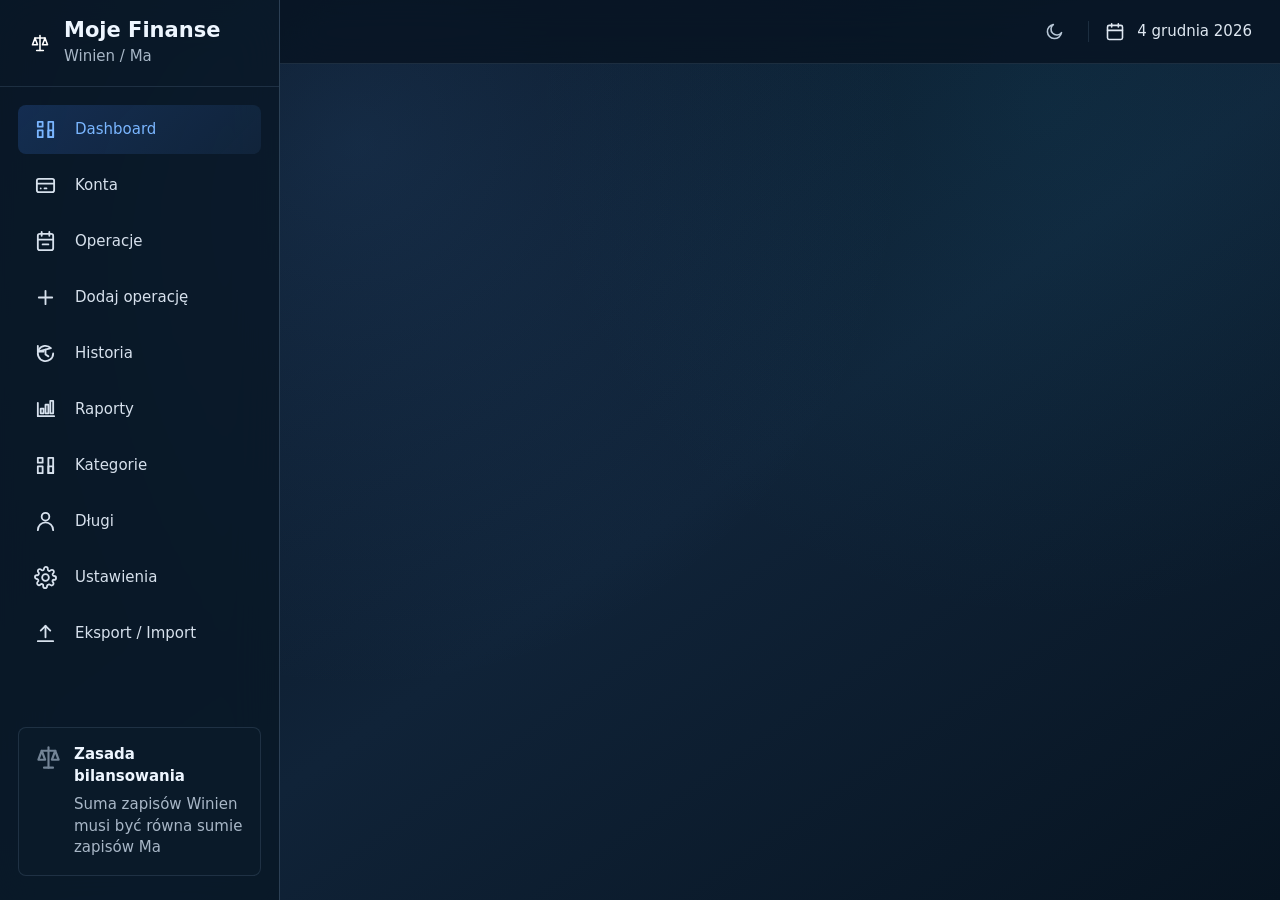
<file: index.html>
<!doctype html>
<html lang="pl">
<head>
  <meta charset="utf-8">
  <meta name="viewport" content="width=device-width, initial-scale=1">
  <meta name="theme-color" content="#071421">
  <meta name="apple-mobile-web-app-capable" content="yes">
  <meta name="apple-mobile-web-app-status-bar-style" content="black-translucent">
  <title>Moje Finanse - Dashboard</title>
  <link rel="manifest" href="manifest.webmanifest">
  <link rel="stylesheet" href="css/main.css">
</head>
<body data-page="dashboard">
  <div id="app"></div>
  <script defer src="js/sampleData.js"></script>
  <script defer src="js/storage.js"></script>
  <script defer src="js/app.js"></script>
  <script defer src="js/accounts.js"></script>
  <script defer src="js/entries.js"></script>
  <script defer src="js/categories.js"></script>
  <script defer src="js/debts.js"></script>
  <script defer src="js/reports.js"></script>
  <script defer src="js/settings.js"></script>
  <script defer src="js/importExport.js"></script>
</body>
</html>
</file>
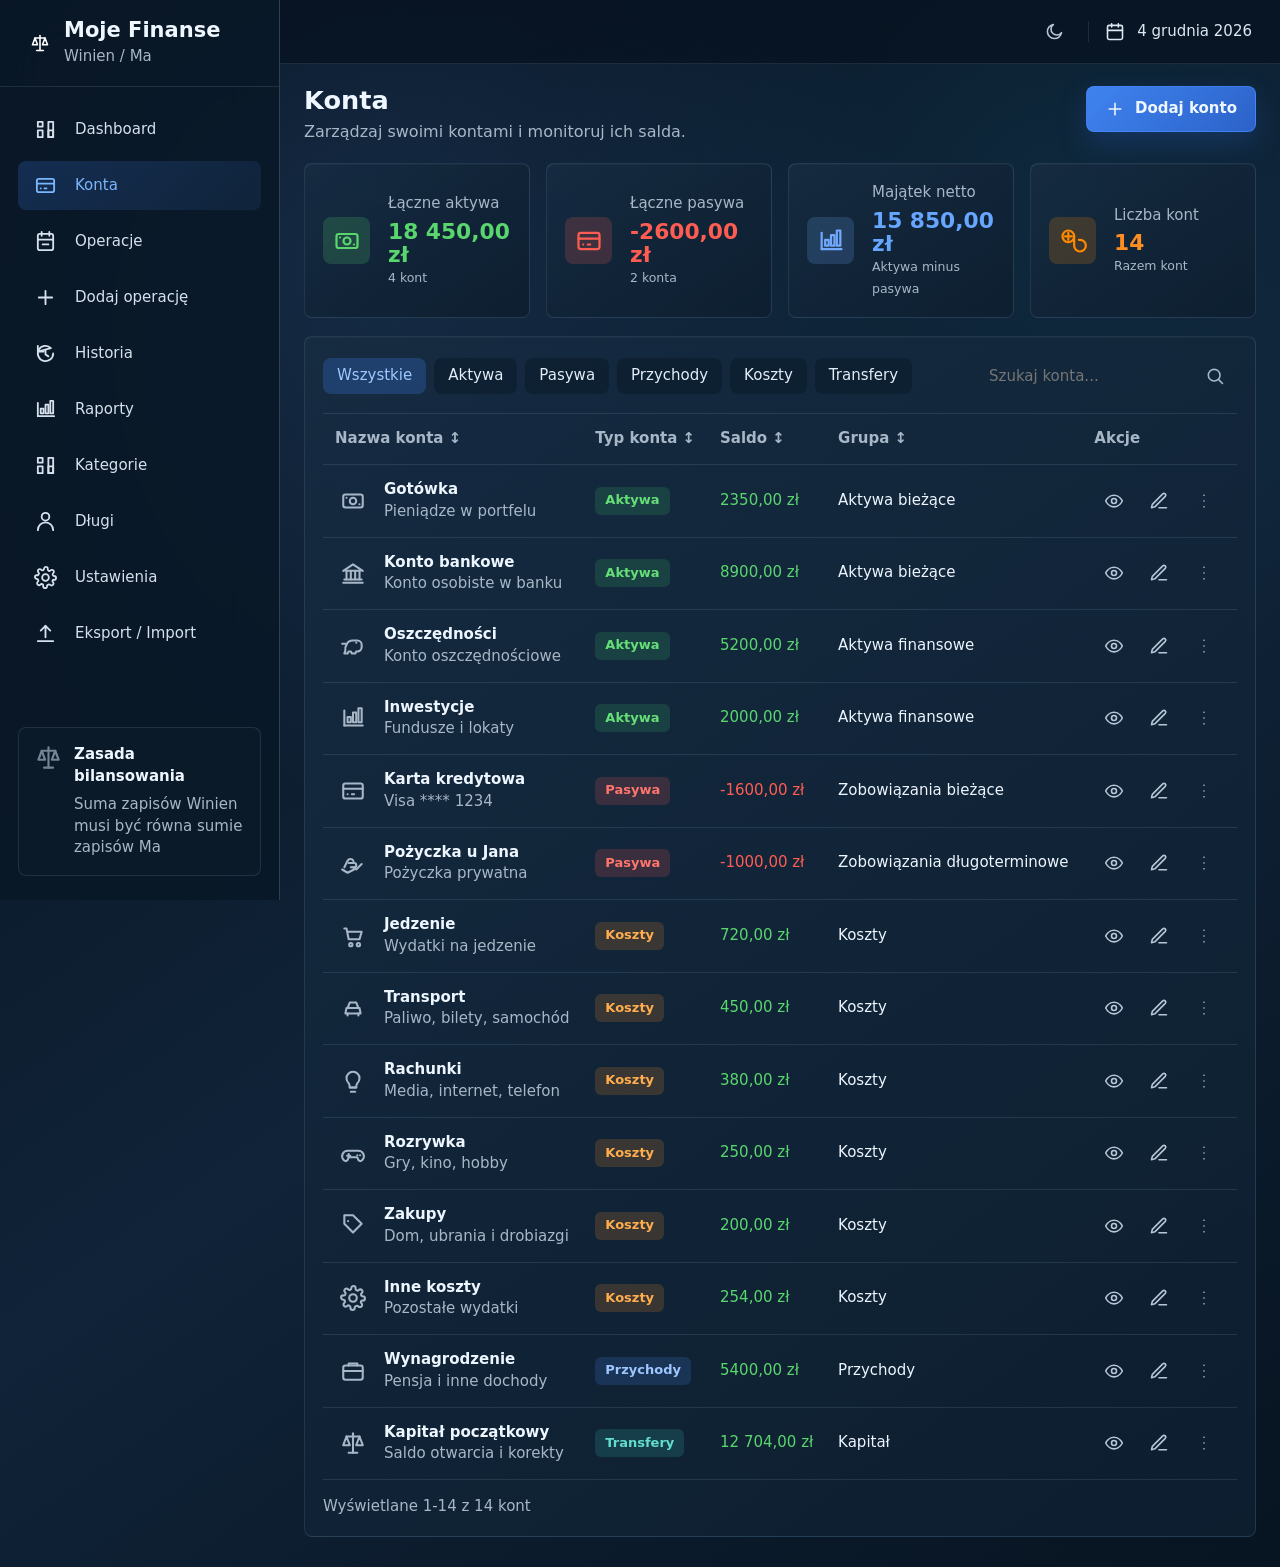
<file: accounts.html>
<!doctype html>
<html lang="pl">
<head>
  <meta charset="utf-8">
  <meta name="viewport" content="width=device-width, initial-scale=1">
  <meta name="theme-color" content="#071421">
  <meta name="apple-mobile-web-app-capable" content="yes">
  <meta name="apple-mobile-web-app-status-bar-style" content="black-translucent">
  <title>Moje Finanse - Konta</title>
  <link rel="manifest" href="manifest.webmanifest">
  <link rel="stylesheet" href="css/main.css">
</head>
<body data-page="accounts">
  <div id="app"></div>
  <script defer src="js/sampleData.js"></script>
  <script defer src="js/storage.js"></script>
  <script defer src="js/app.js"></script>
  <script defer src="js/accounts.js"></script>
  <script defer src="js/entries.js"></script>
  <script defer src="js/categories.js"></script>
  <script defer src="js/debts.js"></script>
  <script defer src="js/reports.js"></script>
  <script defer src="js/settings.js"></script>
  <script defer src="js/importExport.js"></script>
</body>
</html>
</file>
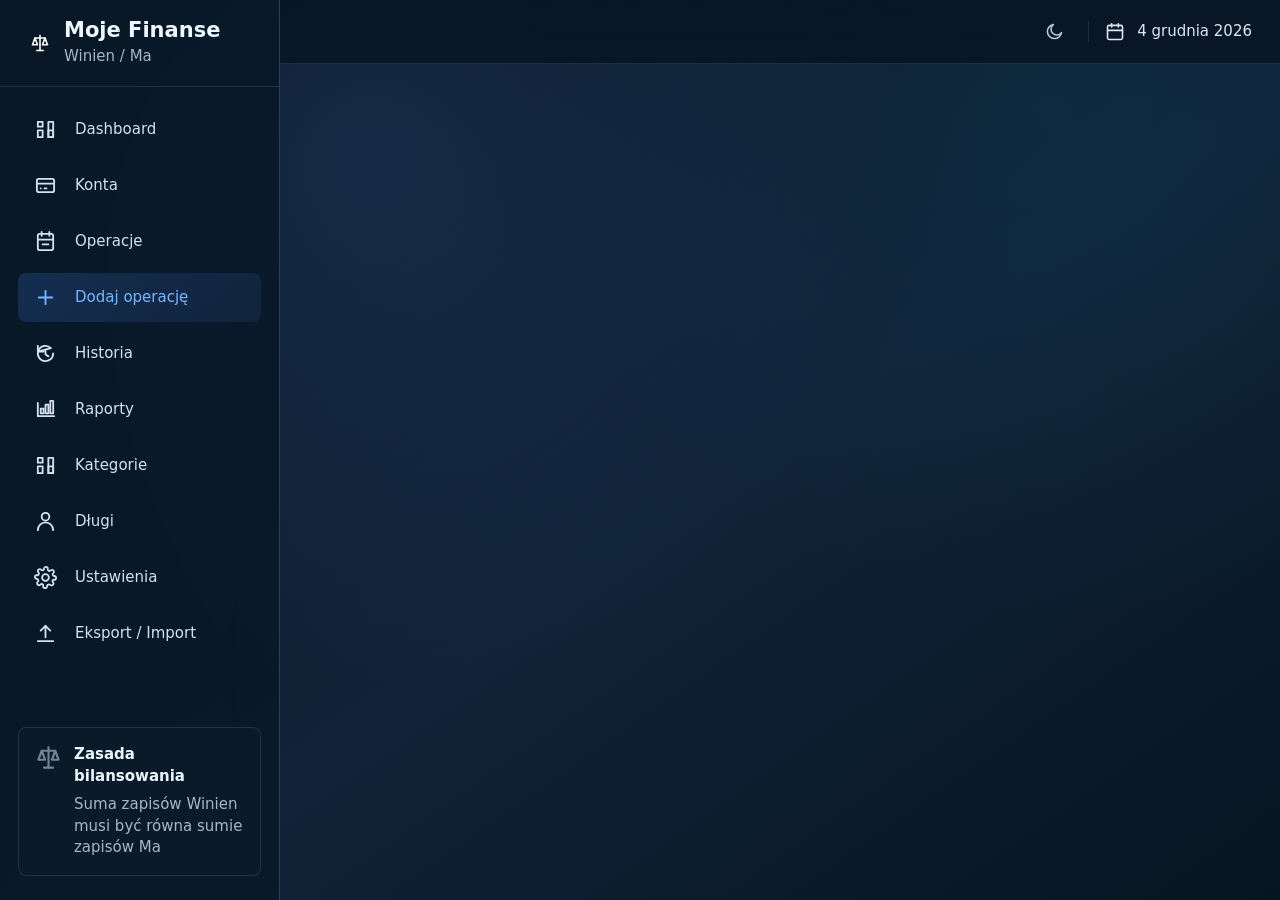
<file: add-entry.html>
<!doctype html>
<html lang="pl">
<head>
  <meta charset="utf-8">
  <meta name="viewport" content="width=device-width, initial-scale=1">
  <meta name="theme-color" content="#071421">
  <meta name="apple-mobile-web-app-capable" content="yes">
  <meta name="apple-mobile-web-app-status-bar-style" content="black-translucent">
  <title>Moje Finanse - Dodaj operację</title>
  <link rel="manifest" href="manifest.webmanifest">
  <link rel="stylesheet" href="css/main.css">
</head>
<body data-page="add-entry">
  <div id="app"></div>
  <script defer src="js/sampleData.js"></script>
  <script defer src="js/storage.js"></script>
  <script defer src="js/app.js"></script>
  <script defer src="js/accounts.js"></script>
  <script defer src="js/entries.js"></script>
  <script defer src="js/categories.js"></script>
  <script defer src="js/debts.js"></script>
  <script defer src="js/reports.js"></script>
  <script defer src="js/settings.js"></script>
  <script defer src="js/importExport.js"></script>
</body>
</html>
</file>
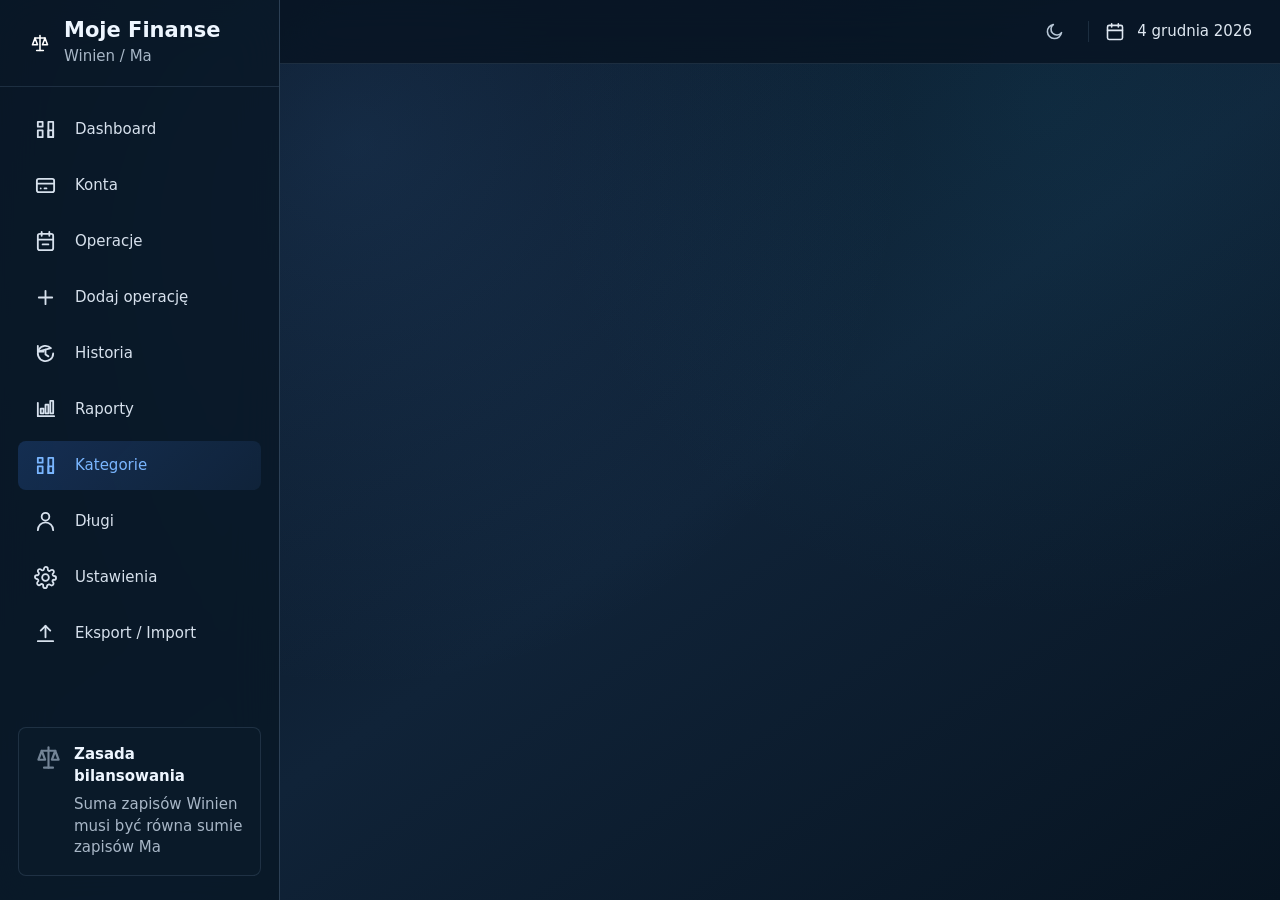
<file: categories.html>
<!doctype html>
<html lang="pl">
<head>
  <meta charset="utf-8">
  <meta name="viewport" content="width=device-width, initial-scale=1">
  <meta name="theme-color" content="#071421">
  <meta name="apple-mobile-web-app-capable" content="yes">
  <meta name="apple-mobile-web-app-status-bar-style" content="black-translucent">
  <title>Moje Finanse - Kategorie</title>
  <link rel="manifest" href="manifest.webmanifest">
  <link rel="stylesheet" href="css/main.css">
</head>
<body data-page="categories">
  <div id="app"></div>
  <script defer src="js/sampleData.js"></script>
  <script defer src="js/storage.js"></script>
  <script defer src="js/app.js"></script>
  <script defer src="js/accounts.js"></script>
  <script defer src="js/entries.js"></script>
  <script defer src="js/categories.js"></script>
  <script defer src="js/debts.js"></script>
  <script defer src="js/reports.js"></script>
  <script defer src="js/settings.js"></script>
  <script defer src="js/importExport.js"></script>
</body>
</html>
</file>
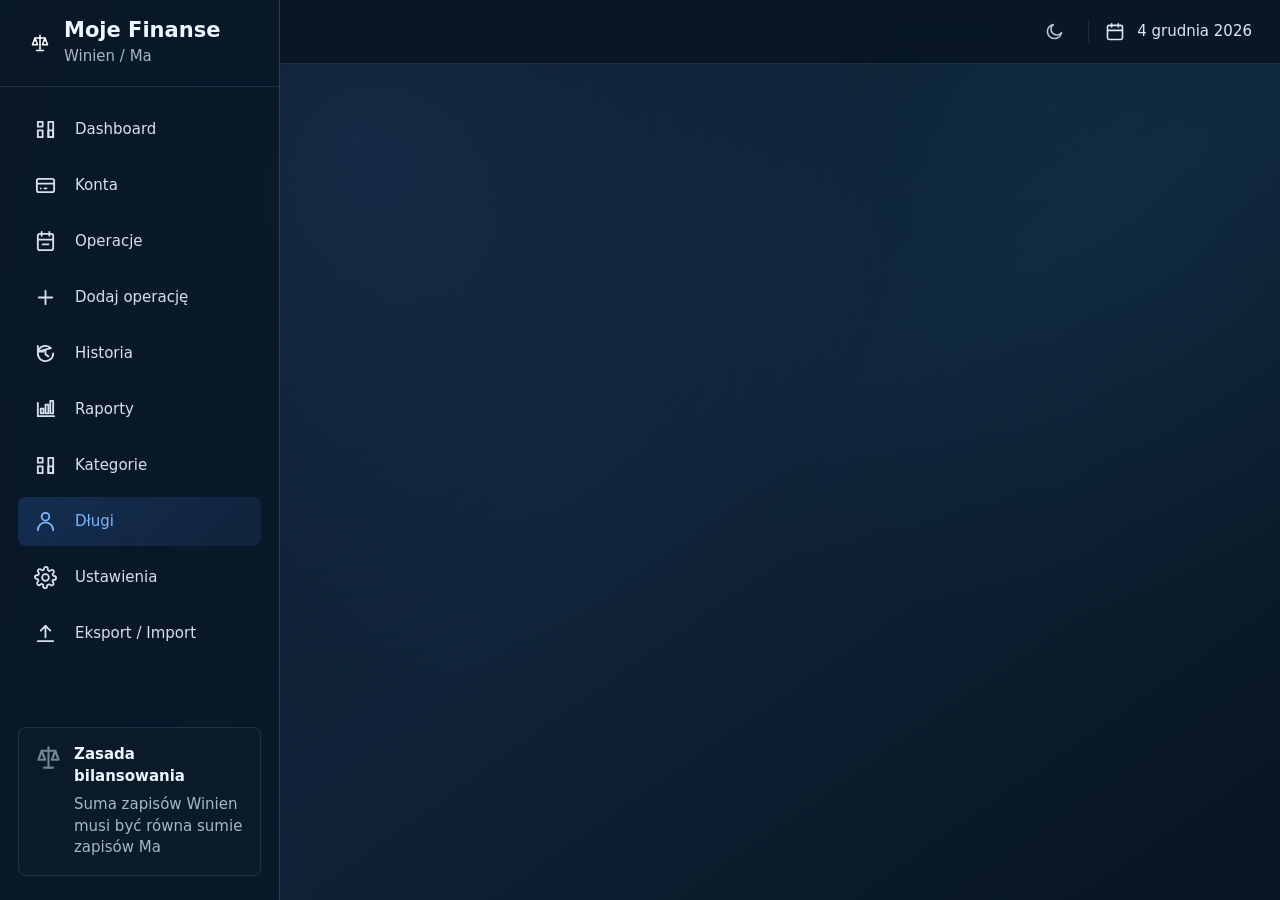
<file: debts.html>
<!doctype html>
<html lang="pl">
<head>
  <meta charset="utf-8">
  <meta name="viewport" content="width=device-width, initial-scale=1">
  <meta name="theme-color" content="#071421">
  <meta name="apple-mobile-web-app-capable" content="yes">
  <meta name="apple-mobile-web-app-status-bar-style" content="black-translucent">
  <title>Moje Finanse - Długi</title>
  <link rel="manifest" href="manifest.webmanifest">
  <link rel="stylesheet" href="css/main.css">
</head>
<body data-page="debts">
  <div id="app"></div>
  <script defer src="js/sampleData.js"></script>
  <script defer src="js/storage.js"></script>
  <script defer src="js/app.js"></script>
  <script defer src="js/accounts.js"></script>
  <script defer src="js/entries.js"></script>
  <script defer src="js/categories.js"></script>
  <script defer src="js/debts.js"></script>
  <script defer src="js/reports.js"></script>
  <script defer src="js/settings.js"></script>
  <script defer src="js/importExport.js"></script>
</body>
</html>
</file>
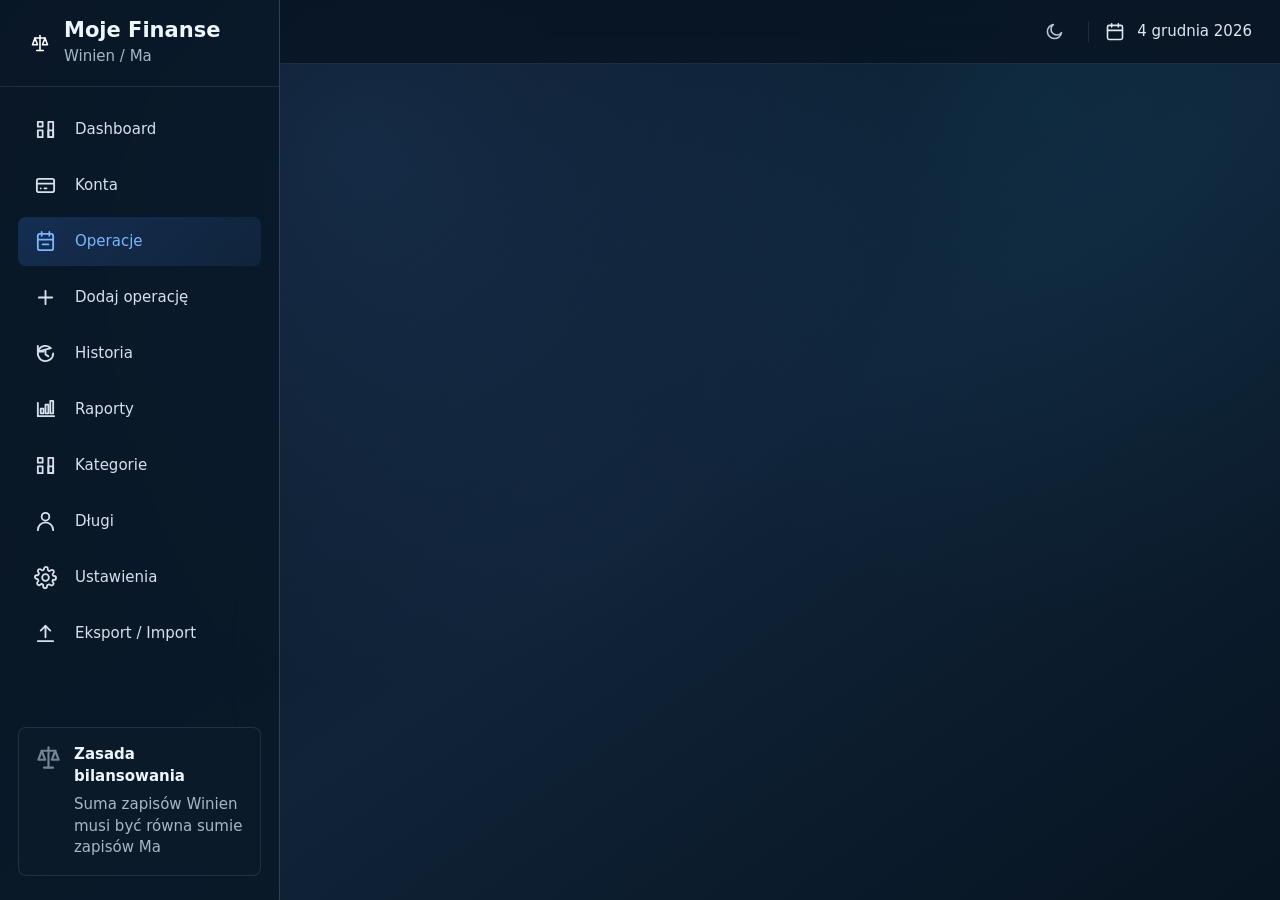
<file: entries.html>
<!doctype html>
<html lang="pl">
<head>
  <meta charset="utf-8">
  <meta name="viewport" content="width=device-width, initial-scale=1">
  <meta name="theme-color" content="#071421">
  <meta name="apple-mobile-web-app-capable" content="yes">
  <meta name="apple-mobile-web-app-status-bar-style" content="black-translucent">
  <title>Moje Finanse - Operacje</title>
  <link rel="manifest" href="manifest.webmanifest">
  <link rel="stylesheet" href="css/main.css">
</head>
<body data-page="entries">
  <div id="app"></div>
  <script defer src="js/sampleData.js"></script>
  <script defer src="js/storage.js"></script>
  <script defer src="js/app.js"></script>
  <script defer src="js/accounts.js"></script>
  <script defer src="js/entries.js"></script>
  <script defer src="js/categories.js"></script>
  <script defer src="js/debts.js"></script>
  <script defer src="js/reports.js"></script>
  <script defer src="js/settings.js"></script>
  <script defer src="js/importExport.js"></script>
</body>
</html>
</file>
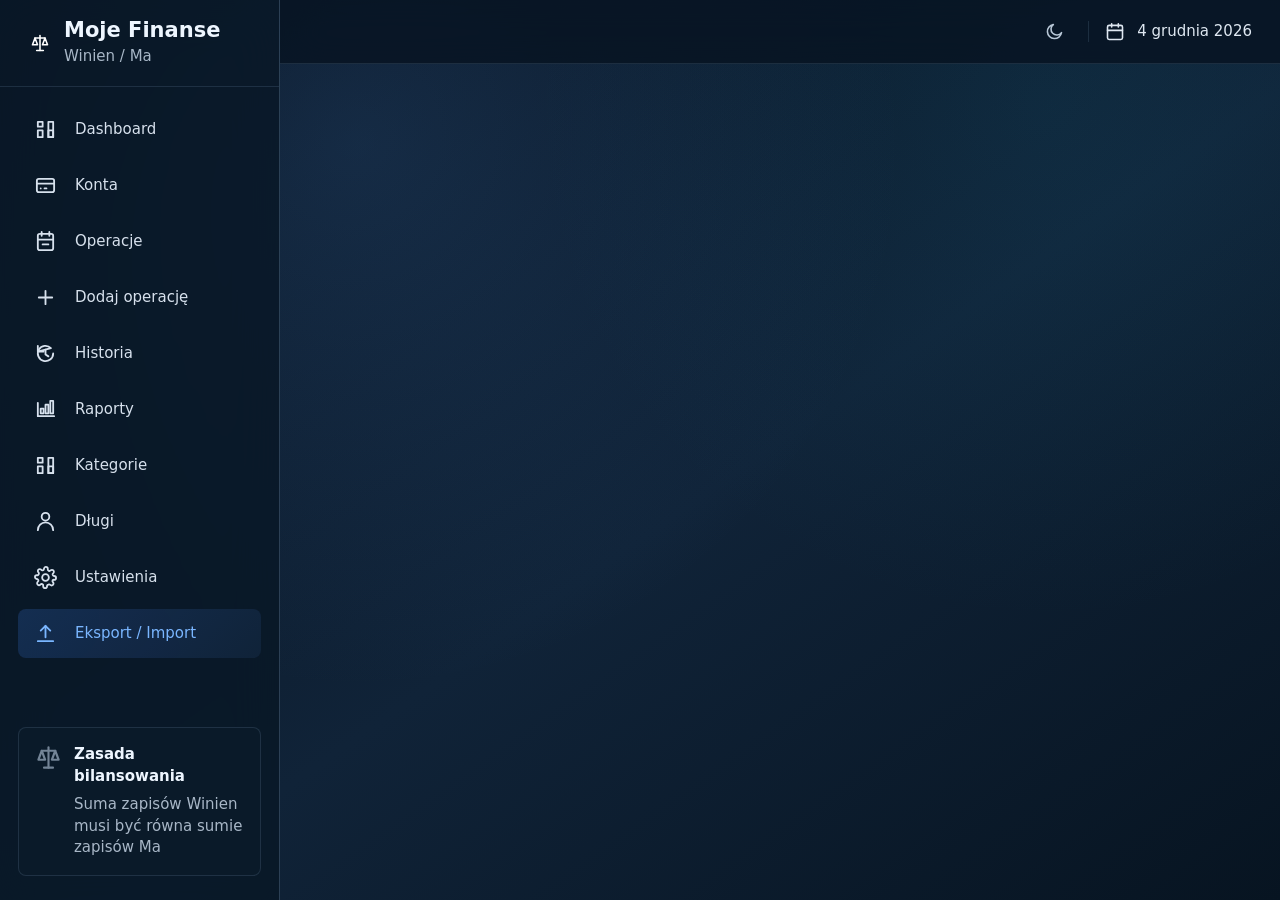
<file: import-export.html>
<!doctype html>
<html lang="pl">
<head>
  <meta charset="utf-8">
  <meta name="viewport" content="width=device-width, initial-scale=1">
  <meta name="theme-color" content="#071421">
  <meta name="apple-mobile-web-app-capable" content="yes">
  <meta name="apple-mobile-web-app-status-bar-style" content="black-translucent">
  <title>Moje Finanse - Import / Eksport</title>
  <link rel="manifest" href="manifest.webmanifest">
  <link rel="stylesheet" href="css/main.css">
</head>
<body data-page="import-export">
  <div id="app"></div>
  <script defer src="js/sampleData.js"></script>
  <script defer src="js/storage.js"></script>
  <script defer src="js/app.js"></script>
  <script defer src="js/accounts.js"></script>
  <script defer src="js/entries.js"></script>
  <script defer src="js/categories.js"></script>
  <script defer src="js/debts.js"></script>
  <script defer src="js/reports.js"></script>
  <script defer src="js/settings.js"></script>
  <script defer src="js/importExport.js"></script>
</body>
</html>
</file>
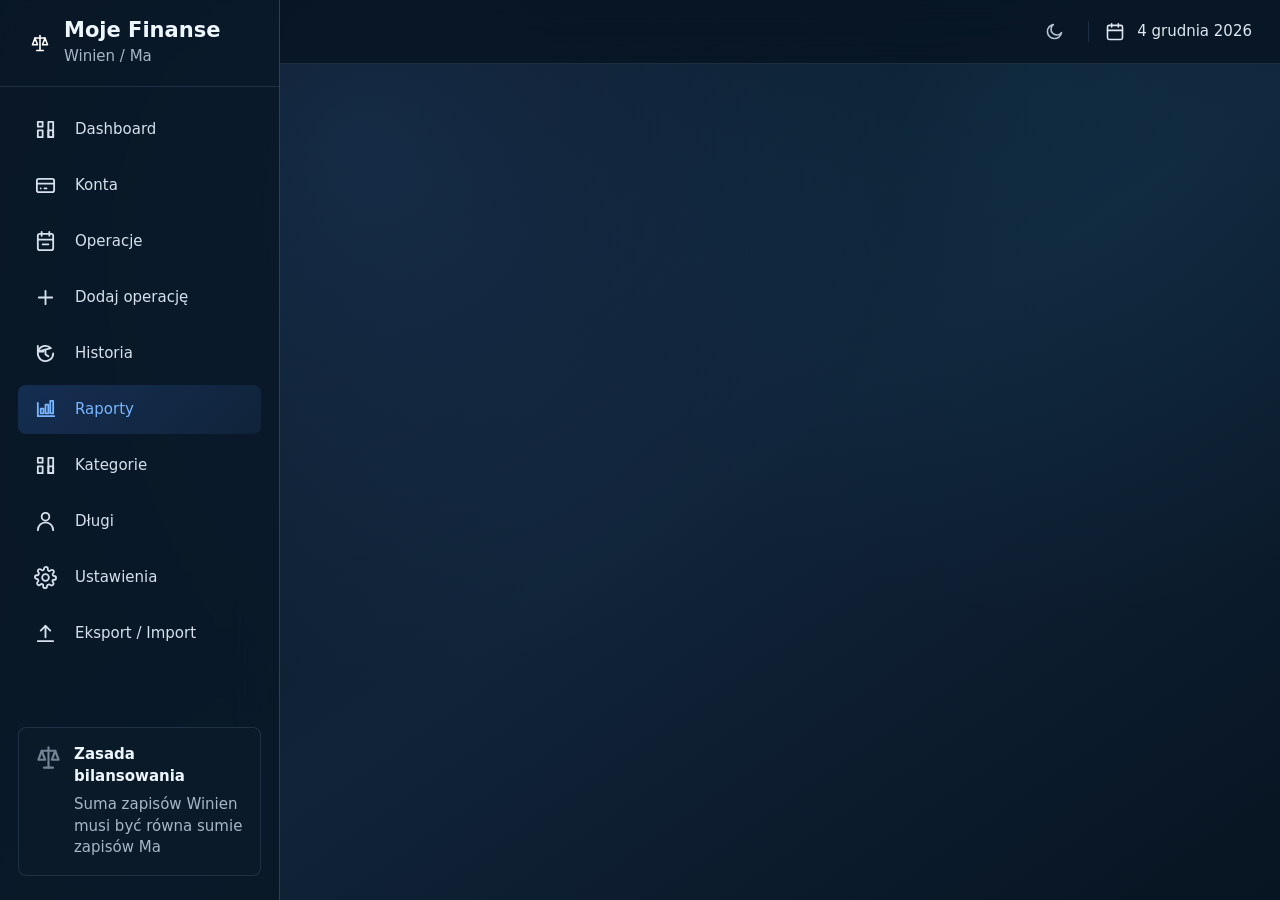
<file: reports.html>
<!doctype html>
<html lang="pl">
<head>
  <meta charset="utf-8">
  <meta name="viewport" content="width=device-width, initial-scale=1">
  <meta name="theme-color" content="#071421">
  <meta name="apple-mobile-web-app-capable" content="yes">
  <meta name="apple-mobile-web-app-status-bar-style" content="black-translucent">
  <title>Moje Finanse - Raporty</title>
  <link rel="manifest" href="manifest.webmanifest">
  <link rel="stylesheet" href="css/main.css">
</head>
<body data-page="reports">
  <div id="app"></div>
  <script defer src="js/sampleData.js"></script>
  <script defer src="js/storage.js"></script>
  <script defer src="js/app.js"></script>
  <script defer src="js/accounts.js"></script>
  <script defer src="js/entries.js"></script>
  <script defer src="js/categories.js"></script>
  <script defer src="js/debts.js"></script>
  <script defer src="js/reports.js"></script>
  <script defer src="js/settings.js"></script>
  <script defer src="js/importExport.js"></script>
</body>
</html>
</file>
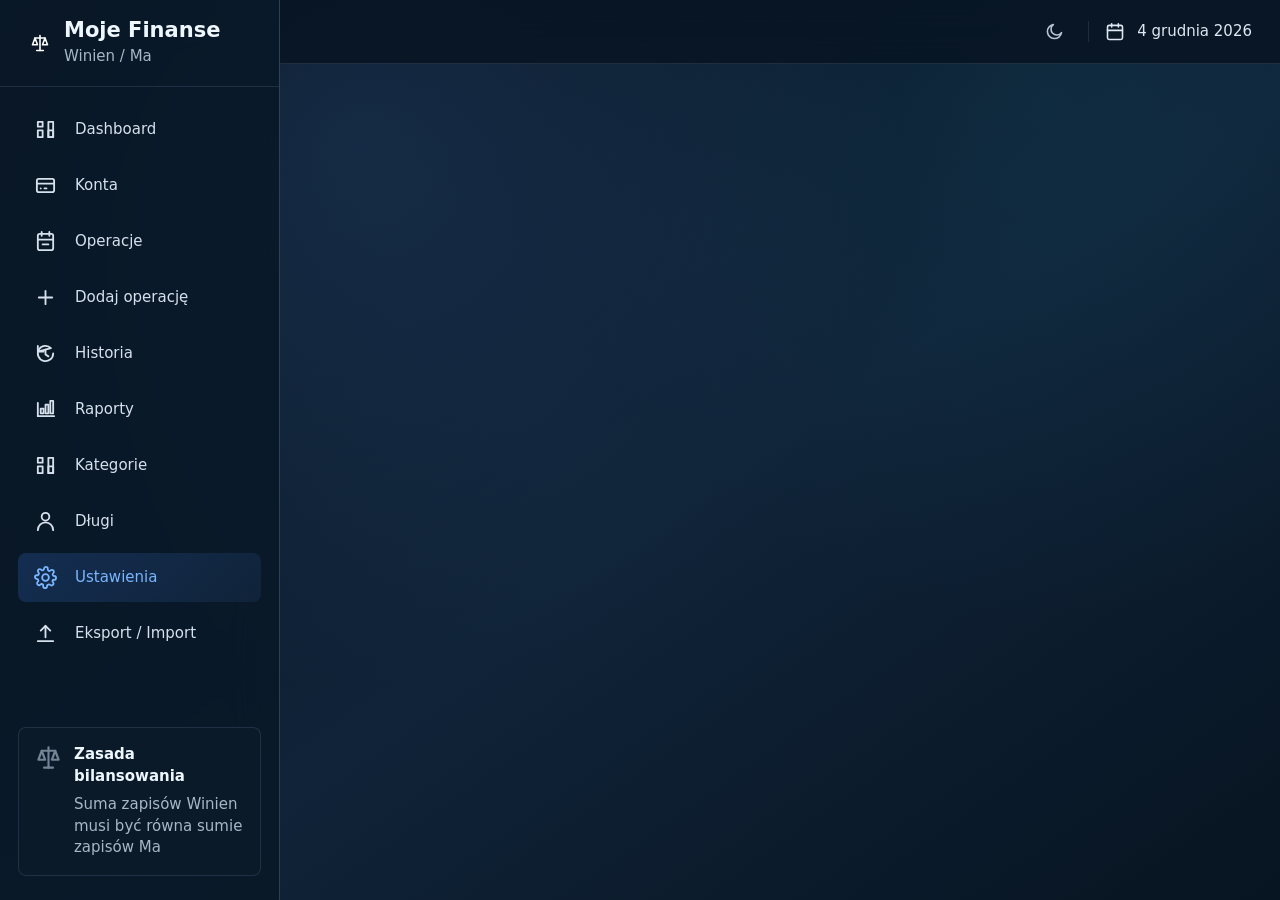
<file: settings.html>
<!doctype html>
<html lang="pl">
<head>
  <meta charset="utf-8">
  <meta name="viewport" content="width=device-width, initial-scale=1">
  <meta name="theme-color" content="#071421">
  <meta name="apple-mobile-web-app-capable" content="yes">
  <meta name="apple-mobile-web-app-status-bar-style" content="black-translucent">
  <title>Moje Finanse - Ustawienia</title>
  <link rel="manifest" href="manifest.webmanifest">
  <link rel="stylesheet" href="css/main.css">
</head>
<body data-page="settings">
  <div id="app"></div>
  <script defer src="js/sampleData.js"></script>
  <script defer src="js/storage.js"></script>
  <script defer src="js/app.js"></script>
  <script defer src="js/accounts.js"></script>
  <script defer src="js/entries.js"></script>
  <script defer src="js/categories.js"></script>
  <script defer src="js/debts.js"></script>
  <script defer src="js/reports.js"></script>
  <script defer src="js/settings.js"></script>
  <script defer src="js/importExport.js"></script>
</body>
</html>
</file>
<file: css/main.css>
:root {
  color-scheme: dark;
  --bg: #071421;
  --bg-2: #0b1d2d;
  --panel: rgba(18, 37, 54, 0.76);
  --panel-strong: rgba(21, 43, 64, 0.92);
  --panel-soft: rgba(24, 49, 72, 0.5);
  --line: rgba(153, 190, 226, 0.14);
  --line-strong: rgba(153, 190, 226, 0.24);
  --text: #eef6ff;
  --muted: #a8b7c7;
  --faint: #738496;
  --blue: #66a6ff;
  --blue-strong: #397be8;
  --green: #59d66e;
  --red: #ff5d52;
  --orange: #ff8e22;
  --purple: #bf75ff;
  --teal: #3bc7b8;
  --shadow: 0 18px 60px rgba(0, 0, 0, 0.24);
  --sidebar: 280px;
  --radius: 8px;
}

* {
  box-sizing: border-box;
}

html {
  min-height: 100%;
  background: var(--bg);
}

body {
  min-height: 100%;
  margin: 0;
  color: var(--text);
  font-family: Inter, ui-sans-serif, system-ui, -apple-system, BlinkMacSystemFont, "Segoe UI", sans-serif;
  font-size: 15px;
  line-height: 1.45;
  letter-spacing: 0;
  background:
    radial-gradient(circle at 28% 16%, rgba(69, 129, 198, 0.18), transparent 34rem),
    radial-gradient(circle at 82% 12%, rgba(20, 117, 145, 0.12), transparent 32rem),
    linear-gradient(145deg, #07111e 0%, #102338 55%, #071421 100%);
}

button,
input,
select,
textarea {
  font: inherit;
}

a {
  color: inherit;
  text-decoration: none;
}

.app-shell {
  display: grid;
  grid-template-columns: var(--sidebar) minmax(0, 1fr);
  min-height: 100vh;
}

.sidebar {
  position: sticky;
  top: 0;
  height: 100vh;
  display: flex;
  flex-direction: column;
  border-right: 1px solid var(--line-strong);
  background: rgba(9, 24, 38, 0.82);
  backdrop-filter: blur(24px);
  z-index: 20;
}

.brand {
  display: flex;
  align-items: center;
  gap: 14px;
  min-height: 82px;
  padding: 18px 30px;
  border-bottom: 1px solid var(--line);
}

.brand strong {
  display: block;
  font-size: 21px;
  line-height: 1.15;
}

.brand span {
  display: block;
  color: var(--muted);
  margin-top: 4px;
}

.brand-icon {
  width: 44px;
  height: 44px;
  color: #ffffff;
}

.sidebar-nav {
  display: grid;
  gap: 7px;
  padding: 18px;
}

.nav-link {
  display: flex;
  align-items: center;
  gap: 18px;
  min-height: 49px;
  padding: 0 16px;
  color: #d7e1ed;
  border-radius: var(--radius);
  transition: background 0.18s ease, color 0.18s ease, transform 0.18s ease;
}

.nav-link:hover,
.nav-link.active {
  color: #7ab6ff;
  background: linear-gradient(135deg, rgba(61, 123, 232, 0.22), rgba(91, 156, 255, 0.08));
}

.nav-link:hover {
  transform: translateX(2px);
}

.nav-link .icon {
  width: 23px;
  height: 23px;
}

.balance-rule {
  display: flex;
  gap: 12px;
  align-items: flex-start;
  margin: auto 18px 24px;
  padding: 16px;
  color: var(--muted);
  border: 1px solid var(--line);
  border-radius: var(--radius);
  background: rgba(12, 28, 43, 0.76);
}

.balance-rule strong {
  display: block;
  color: var(--text);
  margin-bottom: 6px;
}

.balance-rule p {
  margin: 0;
}

.balance-rule .icon {
  width: 27px;
  height: 27px;
  color: var(--faint);
  flex: 0 0 auto;
}

.main {
  min-width: 0;
}

.topbar {
  position: sticky;
  top: 0;
  z-index: 15;
  display: flex;
  align-items: center;
  gap: 14px;
  height: 64px;
  padding: 0 28px;
  border-bottom: 1px solid var(--line);
  background: rgba(7, 19, 32, 0.78);
  backdrop-filter: blur(22px);
}

.topbar-spacer {
  flex: 1;
}

.topbar-date {
  display: inline-flex;
  align-items: center;
  gap: 12px;
  color: #dfe8f2;
  border-left: 1px solid var(--line);
  padding-left: 16px;
}

.content {
  width: min(100%, 1380px);
  margin: 0 auto;
  padding: 22px 24px 30px;
}

.page-header {
  display: flex;
  align-items: flex-start;
  justify-content: space-between;
  gap: 20px;
  margin-bottom: 20px;
}

.page-header h1 {
  margin: 0;
  font-size: clamp(24px, 2vw, 30px);
  line-height: 1.1;
}

.page-header p {
  margin: 6px 0 0;
  color: var(--muted);
  font-size: 16px;
}

.page-actions {
  display: flex;
  align-items: center;
  gap: 12px;
  flex-wrap: wrap;
  justify-content: flex-end;
}

.icon {
  width: 20px;
  height: 20px;
  display: inline-block;
  vertical-align: middle;
  fill: none;
  stroke: currentColor;
  stroke-width: 1.9;
  stroke-linecap: round;
  stroke-linejoin: round;
}

.icon.mini {
  width: 17px;
  height: 17px;
}

.btn,
.icon-btn,
.tab,
.compact-select,
input,
select,
textarea {
  border: 1px solid var(--line-strong);
  background: rgba(12, 30, 47, 0.72);
  color: var(--text);
  border-radius: var(--radius);
}

.btn,
.icon-btn,
.tab {
  cursor: pointer;
  user-select: none;
}

.btn {
  display: inline-flex;
  align-items: center;
  justify-content: center;
  gap: 10px;
  min-height: 46px;
  padding: 0 18px;
  font-weight: 700;
  white-space: nowrap;
}

.btn:hover,
.icon-btn:hover,
.tab:hover {
  border-color: rgba(122, 182, 255, 0.5);
  background: rgba(33, 62, 91, 0.82);
}

.btn:disabled {
  opacity: 0.45;
  cursor: not-allowed;
}

.btn-primary {
  border-color: rgba(72, 139, 255, 0.65);
  background: linear-gradient(135deg, #3f83f0, #2c62c8);
  box-shadow: 0 12px 28px rgba(44, 98, 200, 0.26);
}

.btn-success {
  border-color: rgba(70, 205, 105, 0.6);
  background: linear-gradient(135deg, #46be65, #28954b);
}

.btn-danger-outline {
  color: var(--red);
  border-color: rgba(255, 93, 82, 0.72);
}

.btn.full {
  width: 100%;
}

.icon-btn {
  width: 40px;
  height: 40px;
  display: inline-grid;
  place-items: center;
  padding: 0;
}

.icon-btn.ghost {
  border-color: transparent;
  background: transparent;
  color: #b8c7d7;
}

.icon-btn.danger {
  color: var(--red);
  border-color: rgba(255, 93, 82, 0.32);
}

.stats-grid {
  display: grid;
  gap: 16px;
  margin-bottom: 18px;
}

.stats-grid.four {
  grid-template-columns: repeat(4, minmax(0, 1fr));
}

.stats-grid.five {
  grid-template-columns: repeat(5, minmax(0, 1fr));
}

.stat-card,
.panel,
.hint-panel,
.shortcut-card {
  border: 1px solid var(--line);
  border-radius: var(--radius);
  background:
    linear-gradient(145deg, rgba(24, 47, 70, 0.72), rgba(13, 30, 47, 0.82)),
    rgba(16, 34, 51, 0.82);
  box-shadow: inset 0 1px 0 rgba(255, 255, 255, 0.03);
}

.stat-card {
  display: flex;
  align-items: center;
  gap: 18px;
  min-height: 102px;
  padding: 18px;
}

.stat-card p,
.stat-card small {
  margin: 0;
  color: var(--muted);
}

.stat-card strong {
  display: block;
  margin-top: 6px;
  font-size: clamp(20px, 1.7vw, 25px);
  line-height: 1.05;
}

.icon-box {
  --tone: #6aa8ff;
  width: 47px;
  height: 47px;
  display: inline-grid;
  place-items: center;
  flex: 0 0 auto;
  color: var(--tone);
  border-radius: var(--radius);
  background: color-mix(in srgb, var(--tone) 18%, transparent);
}

.icon-box .icon {
  width: 28px;
  height: 28px;
}

.money-positive {
  color: var(--green) !important;
}

.money-negative {
  color: var(--red) !important;
}

.money-blue {
  color: var(--blue) !important;
}

.money-orange {
  color: var(--orange) !important;
}

.money-purple {
  color: var(--purple) !important;
}

.money-neutral {
  color: #dbe5ef !important;
}

.panel {
  padding: 18px;
  overflow: hidden;
}

.panel h2 {
  margin: 0 0 16px;
  font-size: 19px;
}

.panel h2 span {
  color: var(--muted);
  font-weight: 500;
}

.panel-title {
  display: flex;
  align-items: center;
  justify-content: space-between;
  gap: 14px;
  margin-bottom: 14px;
}

.panel-title h2 {
  margin: 0;
}

.panel-title a,
.panel-title span,
.panel-link {
  color: var(--blue);
}

.dashboard-grid,
.charts-grid,
.reports-grid,
.debts-bottom-grid,
.import-export-grid,
.settings-grid {
  display: grid;
  gap: 16px;
}

.dashboard-grid {
  grid-template-columns: 0.85fr 1.35fr;
  margin-bottom: 16px;
}

.charts-grid {
  grid-template-columns: 0.9fr 1.15fr;
  margin-bottom: 16px;
}

.reports-grid {
  grid-template-columns: 1fr 1fr 1fr;
  margin-bottom: 16px;
}

.debts-bottom-grid,
.import-export-grid,
.settings-grid {
  grid-template-columns: 1fr 1fr;
  margin-bottom: 16px;
}

.account-list,
.operation-list {
  display: grid;
}

.account-row,
.operation-row {
  display: grid;
  align-items: center;
  gap: 12px;
  min-height: 58px;
  border-top: 1px solid var(--line);
}

.account-row:first-child,
.operation-row:first-child {
  border-top: 0;
}

.account-row {
  grid-template-columns: minmax(0, 1fr) auto auto;
}

.account-row span:first-child {
  display: inline-flex;
  align-items: center;
  gap: 12px;
}

.operation-row {
  grid-template-columns: 92px minmax(150px, 1fr) minmax(160px, auto) 110px 20px;
}

.operation-row > span {
  color: var(--muted);
}

.chips {
  display: flex;
  flex-wrap: wrap;
  gap: 8px;
}

.badge {
  display: inline-flex;
  align-items: center;
  min-height: 28px;
  padding: 4px 10px;
  border-radius: 6px;
  font-size: 13px;
  font-weight: 700;
  white-space: nowrap;
}

.badge-green {
  color: #65df78;
  background: rgba(64, 201, 105, 0.16);
}

.badge-red {
  color: #ff756c;
  background: rgba(255, 93, 82, 0.17);
}

.badge-blue {
  color: #9fc7ff;
  background: rgba(74, 143, 255, 0.16);
}

.badge-orange {
  color: #ffad4d;
  background: rgba(255, 142, 34, 0.17);
}

.badge-purple {
  color: #ce91ff;
  background: rgba(191, 117, 255, 0.17);
}

.badge-teal {
  color: #62ddcf;
  background: rgba(59, 199, 184, 0.16);
}

.badge-neutral {
  color: #ccd8e4;
  background: rgba(174, 183, 191, 0.14);
}

.donut-layout,
.debt-summary {
  display: grid;
  grid-template-columns: 230px 1fr;
  gap: 24px;
  align-items: center;
}

.donut {
  width: 220px;
  aspect-ratio: 1;
  border-radius: 50%;
  display: grid;
  place-items: center;
  box-shadow: inset 0 0 22px rgba(0, 0, 0, 0.16);
}

.donut.empty {
  background: rgba(255, 255, 255, 0.08);
}

.donut > div {
  width: 112px;
  aspect-ratio: 1;
  display: grid;
  place-items: center;
  align-content: center;
  border-radius: 50%;
  background: #102236;
  text-align: center;
}

.donut strong {
  display: block;
  font-size: 18px;
}

.donut span {
  color: var(--muted);
  font-size: 13px;
}

.chart-list {
  display: grid;
  gap: 12px;
}

.chart-list div {
  display: flex;
  align-items: center;
  justify-content: space-between;
  gap: 14px;
}

.chart-list span {
  display: inline-flex;
  align-items: center;
  gap: 10px;
  color: #dce6f1;
}

.chart-list i {
  width: 13px;
  height: 13px;
  border-radius: 50%;
  flex: 0 0 auto;
}

.chart-list strong {
  font-weight: 600;
}

.chart-list em {
  color: var(--muted);
  font-style: normal;
  font-weight: 500;
}

.line-chart {
  min-height: 250px;
}

.line-chart svg {
  width: 100%;
  height: auto;
  display: block;
}

.chart-grid {
  stroke: rgba(187, 210, 232, 0.12);
  stroke-width: 1;
}

.chart-label {
  fill: var(--muted);
  font-size: 12px;
}

.chart-label.bottom {
  text-anchor: middle;
}

.chart-legend {
  display: flex;
  justify-content: center;
  gap: 24px;
  color: #dbe5ef;
  margin-top: -4px;
  font-size: 13px;
}

.chart-legend span {
  display: inline-flex;
  align-items: center;
  gap: 8px;
}

.chart-legend i {
  width: 22px;
  height: 3px;
  border-radius: 999px;
}

.hint-panel {
  display: flex;
  align-items: center;
  gap: 12px;
  padding: 15px 18px;
  color: var(--muted);
}

.hint-panel strong {
  color: var(--text);
}

.hint-panel .icon {
  color: var(--blue);
  flex: 0 0 auto;
}

.panel-toolbar {
  display: flex;
  align-items: center;
  justify-content: space-between;
  gap: 16px;
  padding-bottom: 16px;
  border-bottom: 1px solid var(--line);
}

.tabs {
  display: flex;
  flex-wrap: wrap;
  gap: 8px;
}

.tab {
  min-height: 36px;
  padding: 0 13px;
  color: #e3edf8;
  border-color: transparent;
}

.tab.active {
  color: #9ec8ff;
  background: rgba(61, 123, 232, 0.26);
}

.toolbar-group {
  display: flex;
  align-items: center;
  gap: 12px;
  flex-wrap: wrap;
  justify-content: flex-end;
}

.search-field {
  min-width: 260px;
  height: 42px;
  display: inline-flex;
  align-items: center;
  flex-direction: row-reverse;
  gap: 8px;
  padding: 0 12px;
}

.search-field input {
  width: 100%;
  min-width: 0;
  height: 100%;
  padding: 0;
  border: 0;
  background: transparent;
  outline: 0;
}

.search-field .icon {
  color: var(--muted);
  flex: 0 0 auto;
}

.compact-select {
  min-height: 42px;
  padding: 0 14px;
}

input,
select,
textarea {
  width: 100%;
  min-height: 42px;
  padding: 0 13px;
  outline: 0;
}

textarea {
  min-height: 84px;
  padding-top: 12px;
  resize: vertical;
}

input:focus,
select:focus,
textarea:focus {
  border-color: rgba(122, 182, 255, 0.72);
  box-shadow: 0 0 0 3px rgba(67, 141, 245, 0.14);
}

label {
  display: grid;
  gap: 8px;
  color: #d8e3ef;
}

.table-wrap {
  overflow-x: auto;
}

.table-wrap.wide table {
  min-width: 1080px;
}

table {
  width: 100%;
  border-collapse: collapse;
}

th,
td {
  padding: 14px 12px;
  text-align: left;
  border-bottom: 1px solid var(--line);
  vertical-align: middle;
}

th {
  color: var(--muted);
  font-weight: 700;
}

td {
  color: #edf5ff;
}

tbody tr:hover {
  background: rgba(255, 255, 255, 0.025);
}

.entity-cell,
.entry-title {
  display: flex;
  align-items: center;
  gap: 13px;
  min-width: 230px;
}

.entity-cell strong,
.entry-title strong {
  display: block;
}

.entity-cell span,
.entry-title span {
  color: var(--muted);
}

.entity-cell .icon-box,
.entry-title .icon-box {
  width: 36px;
  height: 36px;
  background: transparent;
}

.entity-cell .icon-box .icon,
.entry-title .icon-box .icon {
  width: 26px;
  height: 26px;
}

.actions {
  white-space: nowrap;
}

.table-footer {
  color: var(--muted);
  padding-top: 16px;
}

.filters-grid {
  display: grid;
  grid-template-columns: repeat(7, minmax(130px, 1fr));
  gap: 14px;
  align-items: end;
}

.filters-grid .search-field {
  min-width: 0;
}

.form-grid {
  display: grid;
  grid-template-columns: repeat(2, minmax(0, 1fr));
  gap: 16px;
}

.form-grid.four {
  grid-template-columns: repeat(4, minmax(0, 1fr));
}

.span-2 {
  grid-column: span 2;
}

.span-4 {
  grid-column: span 4;
}

.entry-form {
  display: grid;
  gap: 16px;
}

.double-entry-grid {
  position: relative;
  display: grid;
  grid-template-columns: 1fr 1fr;
  gap: 28px;
}

.side-panel h2 {
  display: flex;
  align-items: baseline;
  gap: 10px;
}

.side-panel small {
  color: var(--muted);
  font-weight: 500;
}

.debit-panel h2 span {
  color: var(--green);
}

.credit-panel h2 span {
  color: var(--orange);
}

.side-panel {
  display: grid;
  gap: 16px;
}

.swap-badge {
  position: absolute;
  left: 50%;
  top: 50%;
  width: 58px;
  height: 58px;
  display: grid;
  place-items: center;
  transform: translate(-50%, -50%);
  border: 1px solid var(--line-strong);
  border-radius: 50%;
  background: #102236;
  color: #ffffff;
  z-index: 2;
}

.money-input {
  display: flex;
  align-items: center;
  border: 1px solid var(--line-strong);
  border-radius: var(--radius);
  background: rgba(12, 30, 47, 0.72);
}

.field-with-button {
  display: grid;
  grid-template-columns: minmax(0, 1fr) auto;
  gap: 10px;
}

.field-with-button .btn {
  min-height: 42px;
  padding-inline: 13px;
}

.money-input input {
  border: 0;
  background: transparent;
}

.money-input b {
  color: var(--muted);
  padding-right: 14px;
}

.balance-check {
  display: grid;
  grid-template-columns: 1fr auto 1fr 1fr;
  align-items: center;
  gap: 24px;
}

.balance-check div {
  display: grid;
  gap: 4px;
}

.balance-check span {
  color: var(--muted);
}

.balance-check strong {
  font-size: 26px;
}

.balance-check .equals {
  width: 48px;
  height: 48px;
  display: grid;
  place-items: center;
  border: 1px solid var(--line-strong);
  border-radius: 50%;
  font-size: 28px;
}

.balance-check p {
  grid-column: 1 / -1;
  display: flex;
  align-items: center;
  justify-content: center;
  gap: 10px;
  margin: 0;
  padding-top: 12px;
  color: var(--blue);
  border-top: 1px solid var(--line);
}

.balance-check.unbalanced p {
  color: var(--orange);
}

.templates-grid {
  display: grid;
  grid-template-columns: repeat(5, minmax(0, 1fr));
  gap: 14px;
}

.template-card {
  display: flex;
  align-items: center;
  gap: 12px;
  min-height: 62px;
  padding: 12px;
  color: var(--text);
  border: 1px solid var(--line);
  border-radius: var(--radius);
  background: rgba(13, 31, 49, 0.76);
  text-align: left;
}

.template-card .icon {
  width: 30px;
  height: 30px;
  color: var(--tone);
}

.template-card small {
  display: block;
  color: var(--muted);
}

.analysis-list {
  display: grid;
  gap: 12px;
}

.analysis-row {
  display: grid;
  grid-template-columns: minmax(140px, 1fr) minmax(80px, 150px) auto 48px;
  align-items: center;
  gap: 14px;
  color: #dfe8f2;
}

.progress {
  height: 7px;
  border-radius: 999px;
  background: rgba(255, 255, 255, 0.08);
  overflow: hidden;
}

.progress span {
  display: block;
  height: 100%;
  border-radius: inherit;
  background: var(--bar);
}

.summary-panel {
  display: grid;
  align-content: start;
  gap: 12px;
}

.summary-panel div {
  display: flex;
  justify-content: space-between;
  gap: 12px;
  padding-bottom: 12px;
  border-bottom: 1px solid var(--line);
}

.schedule-list {
  display: grid;
}

.schedule-row {
  display: grid;
  grid-template-columns: 50px 1fr auto;
  gap: 14px;
  align-items: center;
  min-height: 68px;
  border-bottom: 1px solid var(--line);
}

.schedule-row time {
  display: grid;
  place-items: center;
  width: 48px;
  height: 48px;
  border: 1px solid var(--line);
  border-radius: var(--radius);
  background: rgba(7, 19, 32, 0.45);
}

.schedule-row time span,
.schedule-row span,
.schedule-row small {
  color: var(--muted);
}

.schedule-row b {
  display: grid;
  justify-items: end;
}

.debt-summary {
  grid-template-columns: 230px minmax(0, 1fr);
}

.total-line {
  margin-top: 10px;
  padding-top: 12px;
  border-top: 1px solid var(--line);
}

.settings-shortcuts {
  display: grid;
  grid-template-columns: repeat(4, minmax(0, 1fr));
  gap: 16px;
  margin-bottom: 16px;
}

.shortcut-card {
  display: grid;
  grid-template-columns: auto 1fr auto;
  align-items: center;
  gap: 16px;
  min-height: 96px;
  padding: 18px;
}

.shortcut-card span {
  display: block;
  color: var(--muted);
}

.setting-row,
.data-action,
.info-list div {
  display: grid;
  grid-template-columns: minmax(170px, 1fr) minmax(190px, 0.55fr);
  gap: 16px;
  align-items: center;
  min-height: 48px;
  padding: 9px 0;
  border-bottom: 1px solid var(--line);
}

.setting-row:last-child,
.data-action:last-child,
.info-list div:last-child {
  border-bottom: 0;
}

.setting-row small,
.data-action span,
.muted {
  color: var(--muted);
}

.setting-row.toggle-row {
  grid-template-columns: 1fr auto;
}

.switch {
  display: inline-flex;
  width: 50px;
  height: 28px;
  position: relative;
}

.switch input {
  position: absolute;
  opacity: 0;
}

.switch i {
  width: 100%;
  border-radius: 999px;
  background: rgba(115, 132, 150, 0.35);
  transition: background 0.2s ease;
}

.switch i::after {
  content: "";
  position: absolute;
  width: 22px;
  height: 22px;
  top: 3px;
  left: 3px;
  border-radius: 50%;
  background: #ffffff;
  transition: transform 0.2s ease;
}

.switch input:checked + i {
  background: #3f83f0;
}

.switch input:checked + i::after {
  transform: translateX(22px);
}

.data-action {
  grid-template-columns: auto 1fr auto;
}

.info-list div {
  grid-template-columns: auto 1fr auto;
}

.info-list .icon {
  color: var(--muted);
}

.format-card,
.radio-card,
.warning-box,
.drop-zone {
  border: 1px solid var(--line);
  border-radius: var(--radius);
  background: rgba(10, 26, 42, 0.55);
}

.format-card {
  display: grid;
  grid-template-columns: auto 1fr auto;
  gap: 14px;
  align-items: center;
  padding: 14px;
  margin: 16px 0 12px;
}

.format-card span,
.format-card small {
  display: block;
  color: var(--muted);
}

.radio-list {
  display: grid;
  gap: 10px;
}

.radio-card {
  grid-template-columns: auto 1fr auto;
  align-items: center;
  min-height: 66px;
  padding: 12px;
  cursor: pointer;
}

.radio-card small {
  display: block;
  color: var(--muted);
}

.radio-card input {
  width: 20px;
  min-height: 20px;
  accent-color: var(--blue);
}

.date-range {
  display: none;
  grid-template-columns: 1fr 1fr;
  gap: 12px;
  margin: 12px 0;
}

.date-range.show {
  display: grid;
}

.drop-zone {
  display: grid;
  place-items: center;
  gap: 10px;
  min-height: 210px;
  padding: 24px;
  border-style: dashed;
  text-align: center;
}

.drop-zone.dragging {
  border-color: var(--blue);
  background: rgba(61, 123, 232, 0.12);
}

.drop-zone > .icon {
  width: 50px;
  height: 50px;
  color: var(--blue);
}

.warning-box {
  display: flex;
  gap: 12px;
  align-items: flex-start;
  margin: 10px 0;
  padding: 12px;
  color: var(--muted);
}

.warning-box strong {
  color: #ffcf5a;
}

.warning-box p {
  margin: 4px 0 0;
}

.details-list {
  display: grid;
  gap: 10px;
  margin: 0;
}

.details-list div {
  display: flex;
  justify-content: space-between;
  gap: 18px;
  padding-bottom: 10px;
  border-bottom: 1px solid var(--line);
}

.details-list dt {
  color: var(--muted);
}

.details-list dd {
  margin: 0;
  text-align: right;
}

.preview-card {
  display: flex;
  align-items: center;
  gap: 16px;
  padding: 14px;
  border: 1px solid var(--line);
  border-radius: var(--radius);
  margin-bottom: 12px;
}

.preview-card h3 {
  margin: 8px 0 4px;
  font-size: 25px;
}

.empty-state {
  display: inline-flex;
  align-items: center;
  justify-content: center;
  gap: 10px;
  width: 100%;
  min-height: 80px;
  color: var(--muted);
}

.modal-backdrop {
  position: fixed;
  inset: 0;
  display: grid;
  place-items: center;
  padding: 22px;
  background: rgba(2, 9, 16, 0.7);
  z-index: 50;
}

.modal-card {
  width: min(720px, 100%);
  max-height: min(86vh, 900px);
  overflow: auto;
  border: 1px solid var(--line-strong);
  border-radius: var(--radius);
  background: #102236;
  box-shadow: var(--shadow);
}

.modal-header,
.modal-footer {
  display: flex;
  align-items: center;
  justify-content: space-between;
  gap: 12px;
  padding: 16px 18px;
  border-bottom: 1px solid var(--line);
}

.modal-footer {
  justify-content: flex-end;
  border-top: 1px solid var(--line);
  border-bottom: 0;
}

.modal-header h2 {
  margin: 0;
  font-size: 20px;
}

.modal-body {
  padding: 18px;
}

.toast-root {
  position: fixed;
  right: 22px;
  bottom: 22px;
  display: grid;
  gap: 10px;
  z-index: 70;
}

.toast {
  min-width: 260px;
  max-width: 360px;
  padding: 12px 14px;
  border: 1px solid var(--line);
  border-radius: var(--radius);
  background: #102236;
  box-shadow: var(--shadow);
  color: var(--text);
  opacity: 0;
  transform: translateY(12px);
  transition: opacity 0.2s ease, transform 0.2s ease;
}

.toast.show {
  opacity: 1;
  transform: translateY(0);
}

.toast.success {
  border-color: rgba(64, 201, 105, 0.45);
}

.toast.error {
  border-color: rgba(255, 93, 82, 0.55);
}

.sr-only {
  position: absolute;
  width: 1px;
  height: 1px;
  padding: 0;
  margin: -1px;
  overflow: hidden;
  clip: rect(0, 0, 0, 0);
  white-space: nowrap;
  border: 0;
}

@media (max-width: 1300px) {
  .stats-grid.five {
    grid-template-columns: repeat(3, minmax(0, 1fr));
  }

  .filters-grid {
    grid-template-columns: repeat(3, minmax(0, 1fr));
  }

  .templates-grid {
    grid-template-columns: repeat(3, minmax(0, 1fr));
  }
}

@media (max-width: 1080px) {
  :root {
    --sidebar: 250px;
  }

  .stats-grid.four,
  .settings-shortcuts,
  .reports-grid {
    grid-template-columns: repeat(2, minmax(0, 1fr));
  }

  .dashboard-grid,
  .charts-grid,
  .debts-bottom-grid,
  .import-export-grid,
  .settings-grid {
    grid-template-columns: 1fr;
  }
}

@media (max-width: 820px) {
  .app-shell {
    grid-template-columns: 1fr;
  }

  .sidebar {
    position: fixed;
    left: 0;
    transform: translateX(-102%);
    width: min(86vw, 300px);
    transition: transform 0.22s ease;
  }

  body.sidebar-open .sidebar {
    transform: translateX(0);
  }

  .content {
    padding: 18px 14px 28px;
  }

  .page-header {
    display: grid;
  }

  .page-actions {
    justify-content: start;
  }

  .stats-grid.five,
  .stats-grid.four,
  .settings-shortcuts,
  .reports-grid {
    grid-template-columns: 1fr;
  }

  .operation-row,
  .donut-layout,
  .debt-summary,
  .double-entry-grid,
  .balance-check,
  .form-grid,
  .form-grid.four,
  .filters-grid,
  .field-with-button,
  .templates-grid {
    grid-template-columns: 1fr;
  }

  .span-2,
  .span-4 {
    grid-column: auto;
  }

  .swap-badge {
    position: static;
    transform: none;
    margin: -8px auto;
  }

  .panel-toolbar {
    display: grid;
  }

  .search-field {
    width: 100%;
    min-width: 0;
  }

  .topbar {
    padding: 0 14px;
  }

  .topbar-date span {
    display: none;
  }

  .balance-check p {
    justify-content: flex-start;
  }
}

.mobile-menu,
.mobile-bottom-nav,
.sidebar-backdrop {
  display: none;
}

@media (max-width: 820px) {
  body {
    padding-bottom: calc(74px + env(safe-area-inset-bottom));
  }

  body.sidebar-open {
    overflow: hidden;
  }

  .mobile-menu {
    display: inline-grid;
  }

  .sidebar {
    width: min(88vw, 320px);
    height: 100dvh;
    max-width: 320px;
    overflow-y: auto;
    z-index: 60;
    box-shadow: 26px 0 70px rgba(0, 0, 0, 0.36);
  }

  .brand {
    min-height: 74px;
    padding: 16px 20px;
  }

  .sidebar-nav {
    padding: 14px;
  }

  .nav-link {
    min-height: 46px;
    gap: 14px;
  }

  .balance-rule {
    margin: 0 14px calc(18px + env(safe-area-inset-bottom));
  }

  .sidebar-backdrop {
    position: fixed;
    inset: 0;
    display: block;
    border: 0;
    background: rgba(1, 7, 13, 0.58);
    opacity: 0;
    pointer-events: none;
    transition: opacity 0.2s ease;
    z-index: 55;
  }

  body.sidebar-open .sidebar-backdrop {
    opacity: 1;
    pointer-events: auto;
  }

  .mobile-bottom-nav {
    position: fixed;
    left: 0;
    right: 0;
    bottom: 0;
    z-index: 45;
    display: grid;
    grid-template-columns: repeat(5, minmax(0, 1fr));
    gap: 4px;
    min-height: calc(64px + env(safe-area-inset-bottom));
    padding: 6px 8px calc(6px + env(safe-area-inset-bottom));
    border-top: 1px solid var(--line-strong);
    background: rgba(7, 18, 30, 0.94);
    backdrop-filter: blur(22px);
  }

  body.sidebar-open .mobile-bottom-nav {
    pointer-events: none;
  }

  .mobile-nav-item {
    display: grid;
    place-items: center;
    align-content: center;
    gap: 3px;
    min-width: 0;
    min-height: 52px;
    padding: 5px 2px;
    border: 0;
    border-radius: var(--radius);
    background: transparent;
    color: var(--muted);
    font-size: 11px;
    font-weight: 700;
    line-height: 1.1;
  }

  .mobile-nav-item .icon {
    width: 21px;
    height: 21px;
  }

  .mobile-nav-item.active {
    color: #ffffff;
    background: rgba(61, 123, 232, 0.22);
  }

  .content {
    padding-bottom: calc(100px + env(safe-area-inset-bottom));
  }

  .tabs {
    flex-wrap: nowrap;
    overflow-x: auto;
    scrollbar-width: none;
    padding-bottom: 2px;
  }

  .tabs::-webkit-scrollbar {
    display: none;
  }

  .tab {
    flex: 0 0 auto;
  }

  .toolbar-group,
  .page-actions {
    width: 100%;
  }

  .toolbar-group > *,
  .page-actions > * {
    flex: 1 1 100%;
  }

  .compact-select {
    width: 100%;
  }
}

@media (max-width: 640px) {
  .content {
    padding: 16px 10px calc(96px + env(safe-area-inset-bottom));
  }

  .topbar {
    height: 58px;
    padding: 0 10px;
  }

  .page-header {
    gap: 14px;
    margin-bottom: 16px;
  }

  .page-header h1 {
    font-size: 24px;
  }

  .page-header p {
    font-size: 14px;
  }

  .btn {
    width: 100%;
    min-height: 44px;
    padding-inline: 12px;
    white-space: normal;
    text-align: center;
  }

  .icon-btn {
    flex: 0 0 40px;
  }

  .panel {
    padding: 14px;
  }

  .panel-title,
  .summary-panel div,
  .details-list div {
    align-items: flex-start;
  }

  .stats-grid {
    gap: 12px;
  }

  .stat-card {
    min-height: auto;
    gap: 13px;
    padding: 14px;
  }

  .stat-card strong {
    font-size: 21px;
  }

  .icon-box {
    width: 42px;
    height: 42px;
  }

  .icon-box .icon {
    width: 25px;
    height: 25px;
  }

  .donut {
    width: min(180px, 100%);
    justify-self: center;
  }

  .donut > div {
    width: 96px;
  }

  .chart-list div {
    align-items: flex-start;
  }

  .chart-list span,
  .chart-list strong {
    min-width: 0;
  }

  .chart-list strong {
    text-align: right;
  }

  .chart-legend {
    flex-wrap: wrap;
    gap: 10px 16px;
  }

  .analysis-row {
    grid-template-columns: 1fr;
    gap: 8px;
    padding-bottom: 12px;
    border-bottom: 1px solid var(--line);
  }

  .schedule-row {
    grid-template-columns: 48px minmax(0, 1fr);
    min-height: 72px;
  }

  .schedule-row b {
    grid-column: 2;
    justify-items: start;
  }

  .setting-row,
  .setting-row.toggle-row,
  .data-action,
  .info-list div,
  .format-card,
  .radio-card {
    grid-template-columns: 1fr;
  }

  .data-action .btn,
  .modal-footer .btn {
    width: 100%;
  }

  .drop-zone {
    min-height: 170px;
    padding: 18px;
  }

  .table-wrap {
    overflow: visible;
  }

  .table-wrap table,
  .table-wrap thead,
  .table-wrap tbody,
  .table-wrap tr,
  .table-wrap th,
  .table-wrap td {
    display: block;
  }

  .table-wrap table,
  .table-wrap.wide table {
    min-width: 0;
  }

  .table-wrap thead {
    position: absolute;
    width: 1px;
    height: 1px;
    overflow: hidden;
    clip: rect(0, 0, 0, 0);
  }

  .table-wrap tbody {
    display: grid;
    gap: 12px;
  }

  .table-wrap tbody tr {
    display: grid;
    padding: 2px 14px;
    border: 1px solid var(--line);
    border-radius: var(--radius);
    background: rgba(11, 28, 45, 0.72);
  }

  .table-wrap tbody td {
    display: grid;
    grid-template-columns: minmax(92px, 38%) minmax(0, 1fr);
    gap: 12px;
    align-items: start;
    min-width: 0;
    padding: 10px 0;
    border-bottom: 1px solid var(--line);
  }

  .table-wrap tbody td:last-child {
    border-bottom: 0;
  }

  .table-wrap tbody td::before {
    content: attr(data-label);
    color: var(--muted);
    font-size: 12px;
    font-weight: 700;
    line-height: 1.3;
    text-transform: uppercase;
  }

  .table-wrap tbody td[colspan] {
    display: block;
  }

  .table-wrap tbody td[colspan]::before {
    content: none;
  }

  .table-wrap td.actions {
    display: flex;
    flex-wrap: wrap;
    align-items: center;
    justify-content: flex-end;
    gap: 6px;
    white-space: normal;
  }

  .table-wrap td.actions::before {
    margin-right: auto;
  }

  .entity-cell,
  .entry-title {
    min-width: 0;
  }

  .entity-cell > div,
  .entry-title > div {
    min-width: 0;
  }

  .entity-cell strong,
  .entity-cell span,
  .entry-title strong,
  .entry-title span {
    overflow-wrap: anywhere;
  }

  .badge {
    white-space: normal;
    text-align: center;
  }

  .table-footer {
    font-size: 13px;
  }

  .modal-backdrop {
    align-items: end;
    padding: 10px 10px calc(10px + env(safe-area-inset-bottom));
  }

  .modal-card {
    width: 100%;
    max-height: min(92dvh, 760px);
  }

  .modal-header,
  .modal-footer {
    padding: 14px;
  }

  .modal-footer {
    display: grid;
    grid-template-columns: 1fr;
  }

  .modal-body {
    padding: 14px;
  }

  .toast-root {
    left: 10px;
    right: 10px;
    bottom: calc(78px + env(safe-area-inset-bottom));
  }

  .toast {
    min-width: 0;
    max-width: none;
  }
}
</file>
